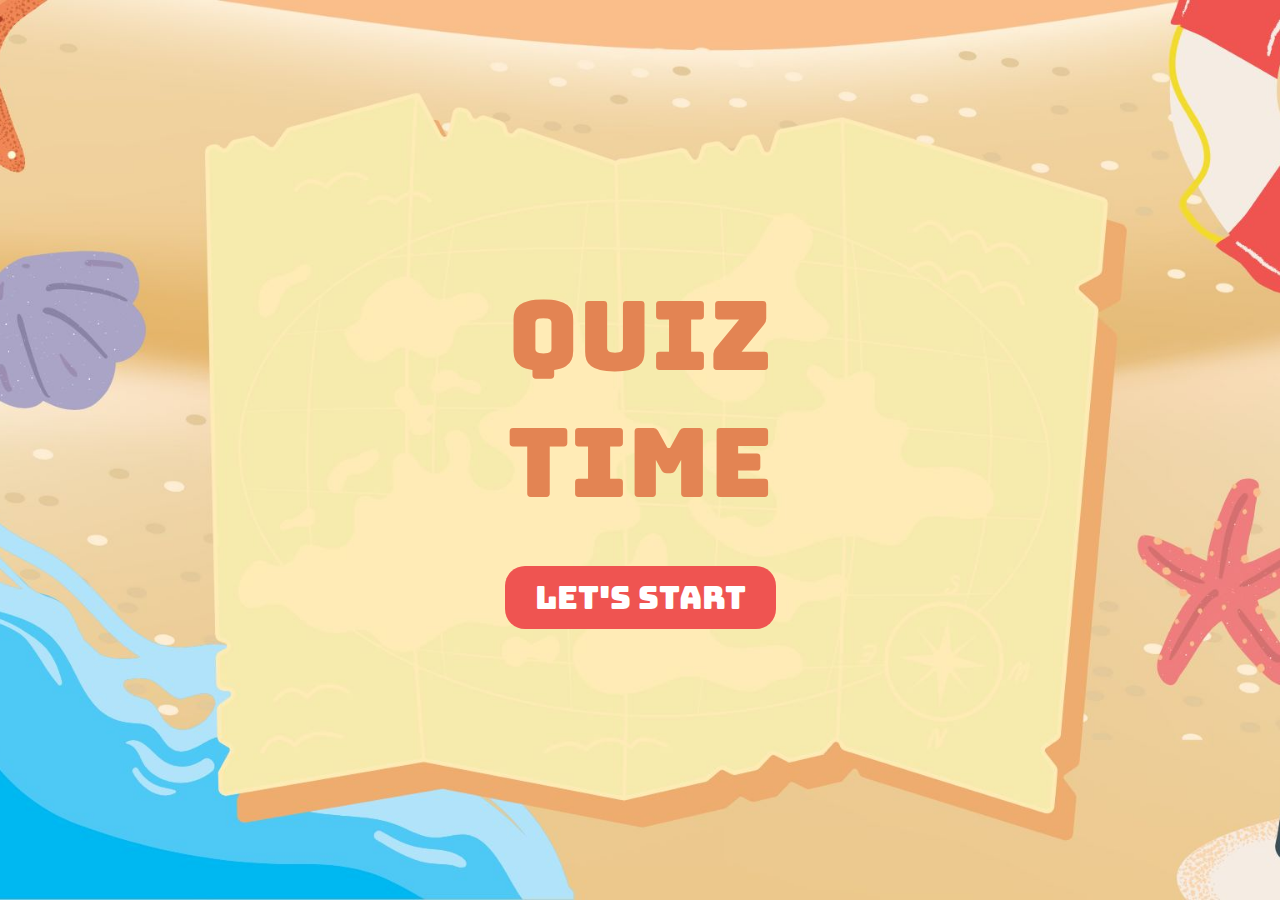
<file: index.html>
<!DOCTYPE html>
<html lang="en">
<head>
    <meta charset="UTF-8">
    <meta name="viewport" content="width=device-width, initial-scale=1.0">
    <title>Are you Smaerter than a 5th grader</title>
    <link rel="stylesheet" href="./index.css">
    <link rel="preconnect" href="https://fonts.googleapis.com">
    <link rel="preconnect" href="https://fonts.gstatic.com" crossorigin>
    <link href="https://fonts.googleapis.com/css2?family=Bungee&display=swap" rel="stylesheet">
</head>
<body>
    <div class="bg">
        <div class="content">
            <div class="greet"> QUIZ <br> TIME</div>
            <a class="startbtn" href="./rules.html">LET'S START</a>
        </div>
    </div>
</body>
</html>
</file>
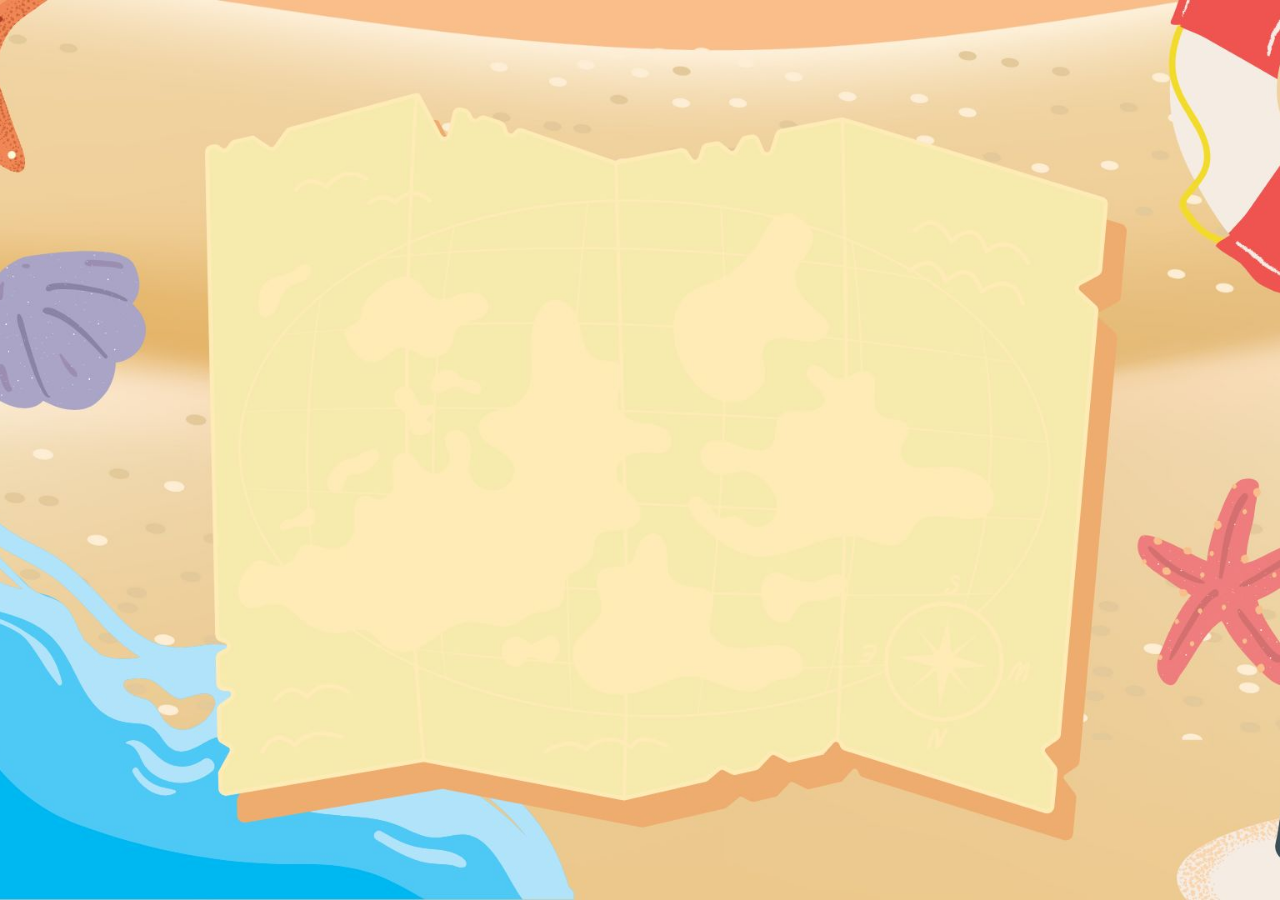
<file: ques1.html>
<!DOCTYPE html>
<html lang="en">
<head>
    <meta charset="UTF-8">
    <meta name="viewport" content="width=device-width, initial-scale=1.0">
    <title>Document</title>
    <link rel="stylesheet" href="./index.css">
    <link rel="preconnect" href="https://fonts.googleapis.com">
    <link rel="preconnect" href="https://fonts.gstatic.com" crossorigin>
    <link href="https://fonts.googleapis.com/css2?family=Bungee&display=swap" rel="stylesheet">
</head>
<body>
    <div class="bg">
        <div class="content">
            
        </div>
    </div>
    
</body>
</html>
</file>
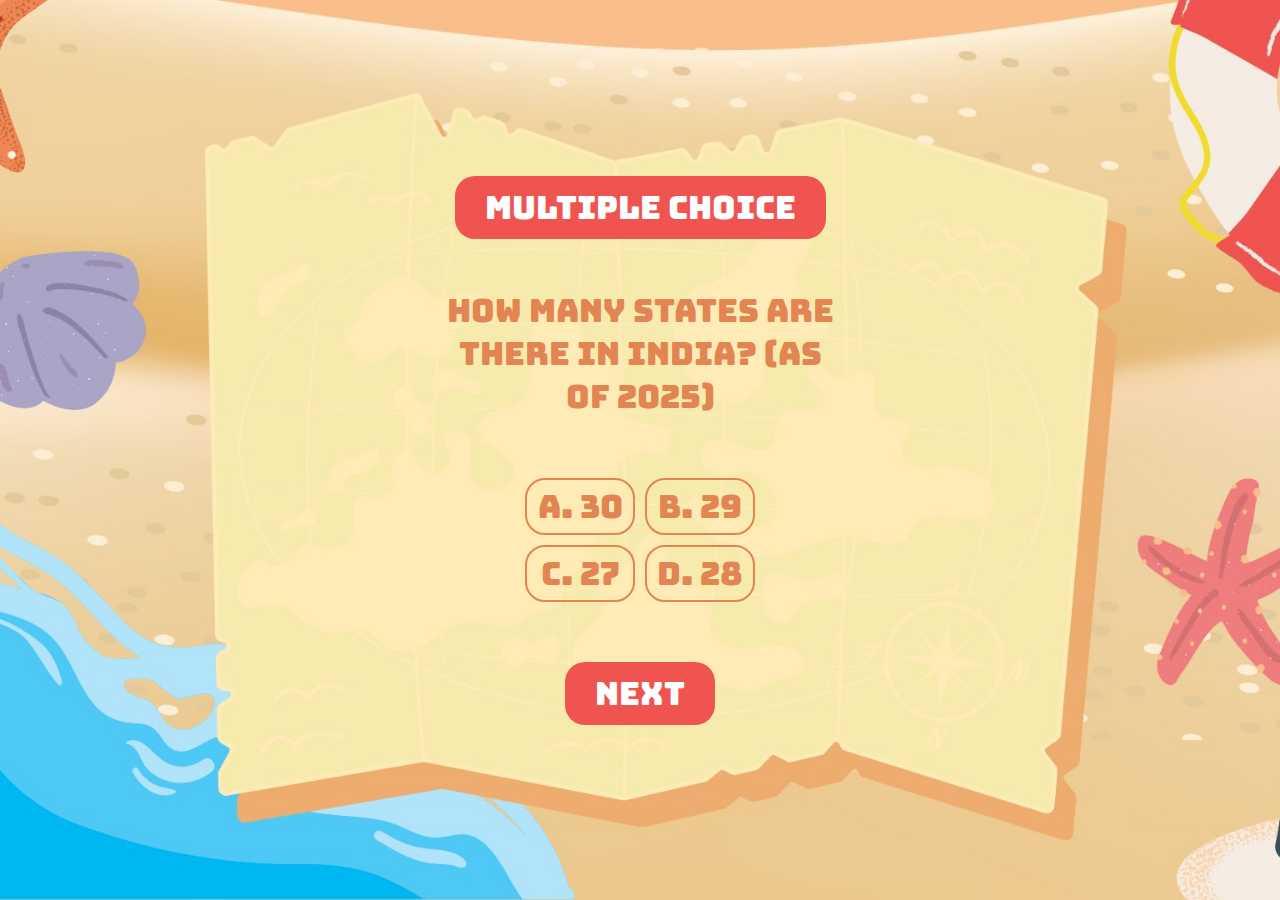
<file: ques10.html>
<!DOCTYPE html>
<html lang="en">
<head>
    <meta charset="UTF-8">
    <meta name="viewport" content="width=device-width, initial-scale=1.0">
    <title>Questions</title>
    <link rel="stylesheet" href="./index.css">
    <link rel="preconnect" href="https://fonts.googleapis.com">
    <link rel="preconnect" href="https://fonts.gstatic.com" crossorigin>
    <link href="https://fonts.googleapis.com/css2?family=Bungee&display=swap" rel="stylesheet">
    <link rel="stylesheet" href="./index.css">
</head>
<body>
    <div class="bg">
        <!-- <div class="points">Points: </div> -->
        <div class="content">
            <div class="qtype">Multiple Choice</div>
            <div class="ques">How many states are there in India? (As of 2025)</div>
            <div class="options">
                <div class="opt">a. 30</div>
                <div class="opt">b. 29</div>
                <div class="opt">c. 27</div>
                <div class="opt correct">d. 28</div>
            </div>
            <a class="startbtn" href="./score.html">NEXT</a>
        </div>
    </div>
    

    <script src="./script.js"></script>
</body>
</html>
</file>
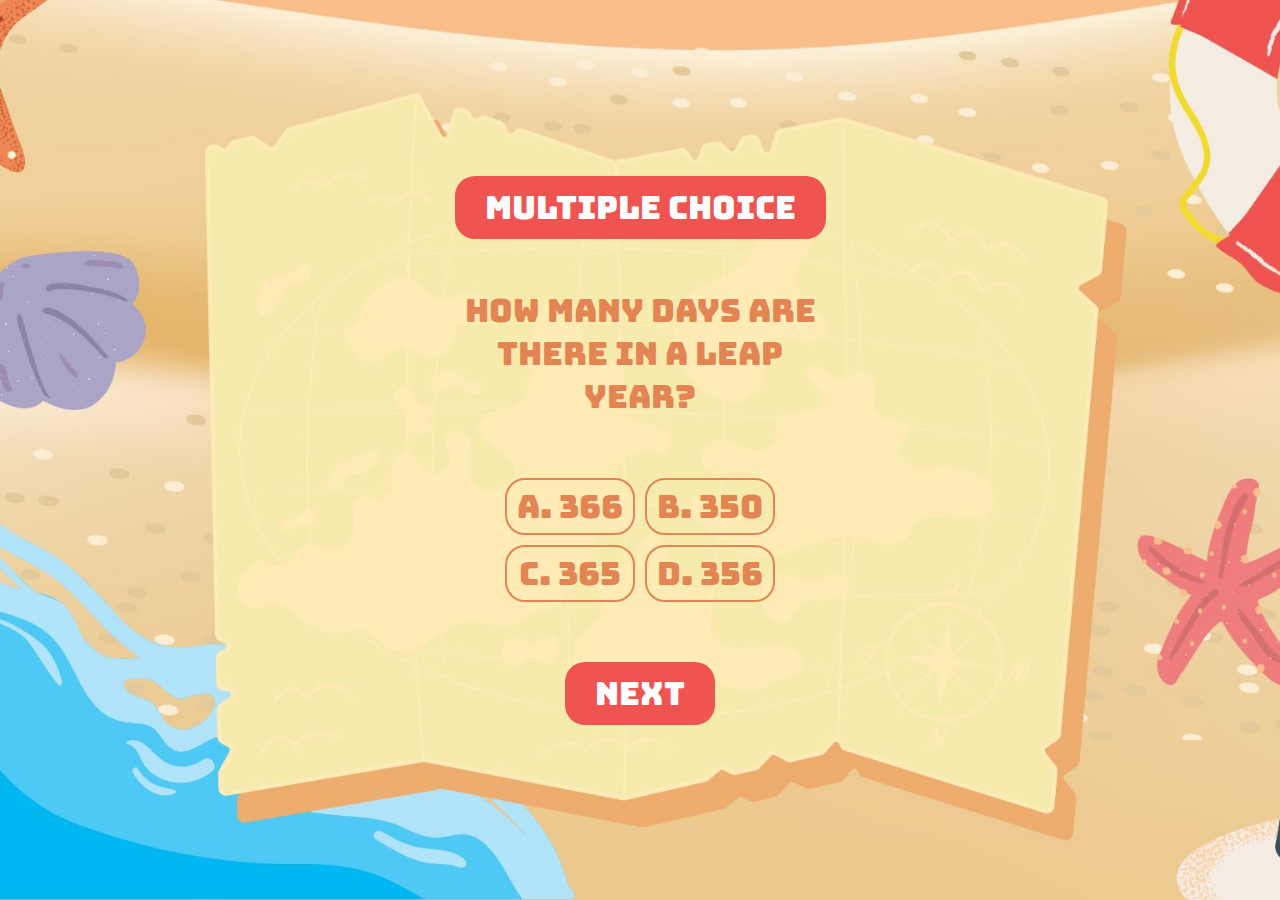
<file: ques2.html>
<!DOCTYPE html>
<html lang="en">
<head>
    <meta charset="UTF-8">
    <meta name="viewport" content="width=device-width, initial-scale=1.0">
    <title>Document</title>
    <link rel="stylesheet" href="./index.css">
    <link rel="preconnect" href="https://fonts.googleapis.com">
    <link rel="preconnect" href="https://fonts.gstatic.com" crossorigin>
    <link href="https://fonts.googleapis.com/css2?family=Bungee&display=swap" rel="stylesheet">
    <link rel="stylesheet" href="./index.css">
</head>
<body>
    <div class="bg">
        <!-- <div class="points">Points: </div> -->
        <div class="content">
            <div class="qtype">Multiple Choice</div>
            <div class="ques">How many days are there in a leap year?</div>
            <div class="options">
                <div class="opt correct">a. 366</div>
                <div class="opt">b. 350</div>
                <div class="opt">c. 365</div>
                <div class="opt">d. 356</div>
            </div>
            <a class="startbtn" href="./ques3.html">NEXT</a>
        </div>
    </div>
  

    <script src="./script.js"></script>
        <!-- <script>
        let score=document.body.querySelector(".points")
        score.insertAdjacentHTML("beforeend",`${points}`)

        if(opt.classList.contains('selected')==opt.classList.contains('correct')){
            points=points+20
        }

    </script> -->
</body>
</html>
</file>
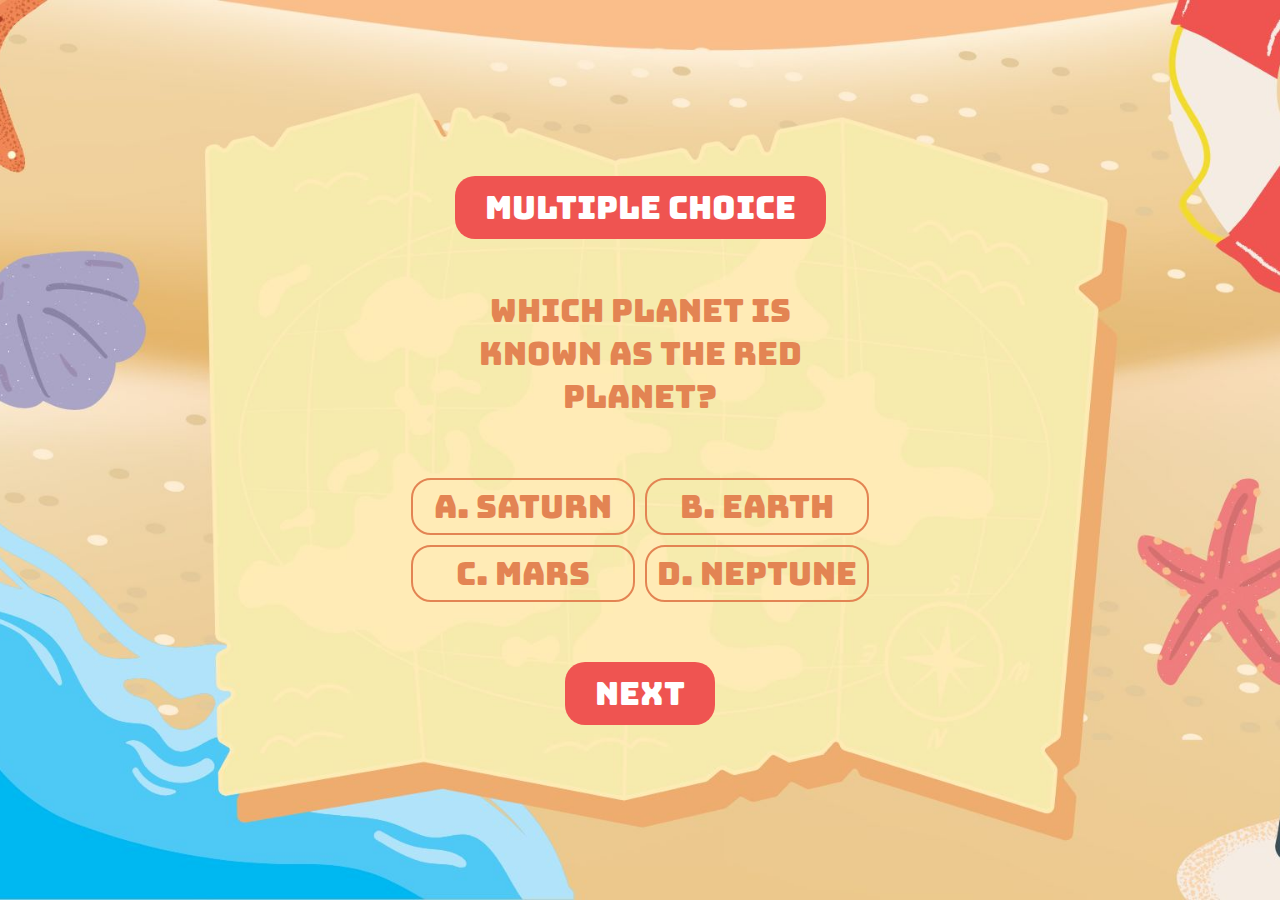
<file: ques3.html>
<!DOCTYPE html>
<html lang="en">
<head>
    <meta charset="UTF-8">
    <meta name="viewport" content="width=device-width, initial-scale=1.0">
    <title>Document</title>
    <link rel="stylesheet" href="./index.css">
    <link rel="preconnect" href="https://fonts.googleapis.com">
    <link rel="preconnect" href="https://fonts.gstatic.com" crossorigin>
    <link href="https://fonts.googleapis.com/css2?family=Bungee&display=swap" rel="stylesheet">
    <link rel="stylesheet" href="./index.css">
</head>
<body>
    <div class="bg">
        <!-- <div class="points">Points: </div> -->
        <div class="content">
            <div class="qtype">Multiple Choice</div>
            <div class="ques">Which planet is known as the Red Planet?</div>
            <div class="options">
                <div class="opt">a. Saturn</div>
                <div class="opt">b. Earth</div>
                <div class="opt correct">c. Mars</div>
                <div class="opt">d. Neptune</div>
            </div>
            <a class="startbtn" href="./ques4.html">NEXT</a>
        </div>
    </div>
    

    <script src="./script.js"></script>
</body>
</html>
</file>
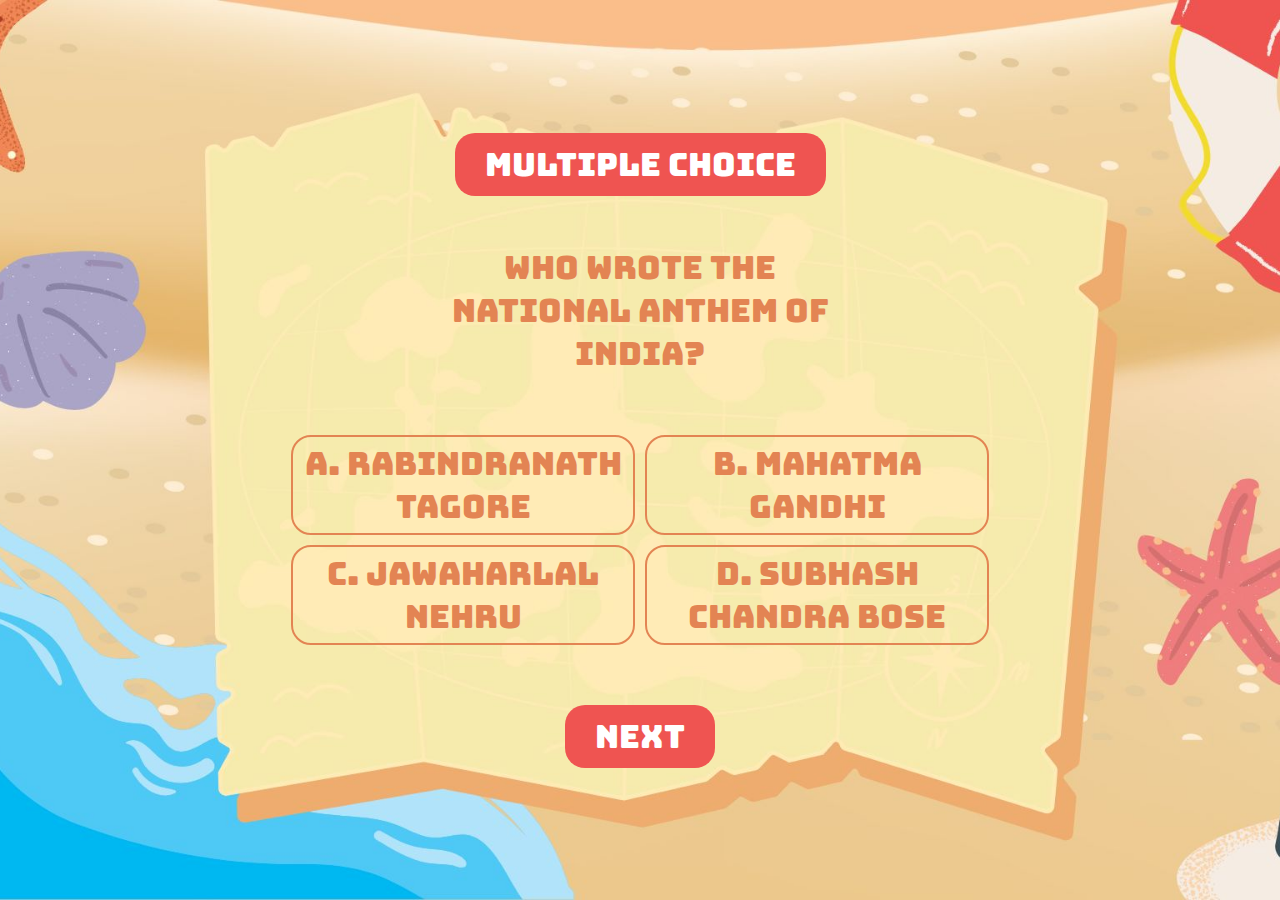
<file: ques4.html>
<!DOCTYPE html>
<html lang="en">
<head>
    <meta charset="UTF-8">
    <meta name="viewport" content="width=device-width, initial-scale=1.0">
    <title>Questions</title>
    <link rel="stylesheet" href="./index.css">
    <link rel="preconnect" href="https://fonts.googleapis.com">
    <link rel="preconnect" href="https://fonts.gstatic.com" crossorigin>
    <link href="https://fonts.googleapis.com/css2?family=Bungee&display=swap" rel="stylesheet">
    <link rel="stylesheet" href="./index.css">
</head>
<body>
    <div class="bg">
        <!-- <div class="points">Points: </div> -->
        <div class="content">
            <div class="qtype">Multiple Choice</div>
            <div class="ques">Who wrote the national anthem of India?</div>
            <div class="options">
                <div class="opt correct">a. Rabindranath Tagore</div>
                <div class="opt">b. Mahatma Gandhi</div>
                <div class="opt">c. Jawaharlal Nehru</div>
                <div class="opt">d. Subhash Chandra Bose</div>
            </div>
            <a class="startbtn" href="./ques5.html">NEXT</a>
        </div>
    </div>
    

    <script src="./script.js"></script>
</body>
</html>
</file>
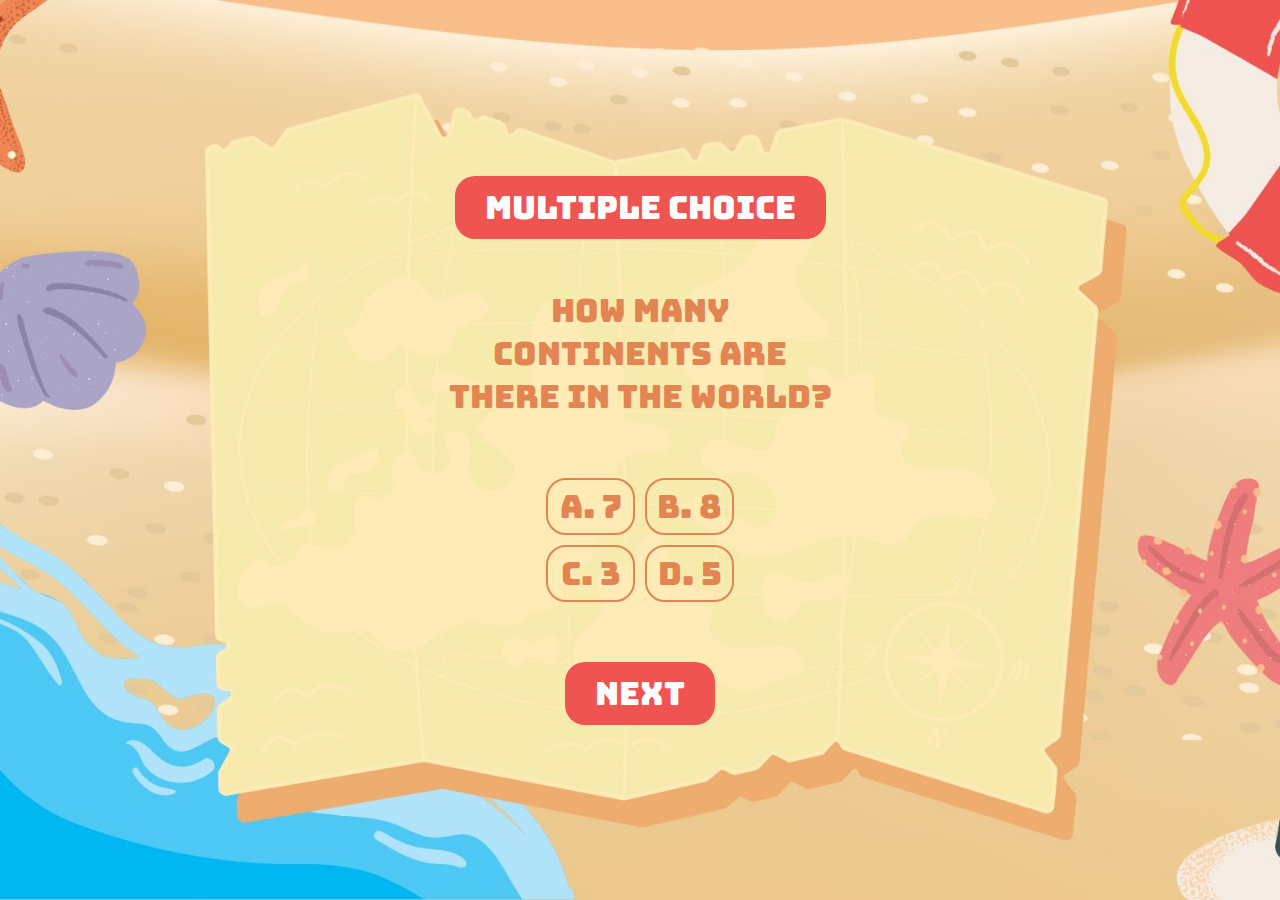
<file: ques5.html>
<!DOCTYPE html>
<html lang="en">
<head>
    <meta charset="UTF-8">
    <meta name="viewport" content="width=device-width, initial-scale=1.0">
    <title>Document</title>
    <link rel="stylesheet" href="./index.css">
    <link rel="preconnect" href="https://fonts.googleapis.com">
    <link rel="preconnect" href="https://fonts.gstatic.com" crossorigin>
    <link href="https://fonts.googleapis.com/css2?family=Bungee&display=swap" rel="stylesheet">
    <link rel="stylesheet" href="./index.css">
</head>
<body>
    <div class="bg">
        <!-- <div class="points">Points: </div> -->
        <div class="content">
            <div class="qtype">Multiple Choice</div>
            <div class="ques">How many continents are there in the world?</div>
            <div class="options">
                <div class="opt correct">a. 7</div>
                <div class="opt">b. 8</div>
                <div class="opt">c. 3</div>
                <div class="opt">d. 5</div>
            </div>
            <a class="startbtn" href="./ques6.html">NEXT</a>
        </div>
    </div>
    

    <script src="./script.js"></script>
</body>
</html>
</file>
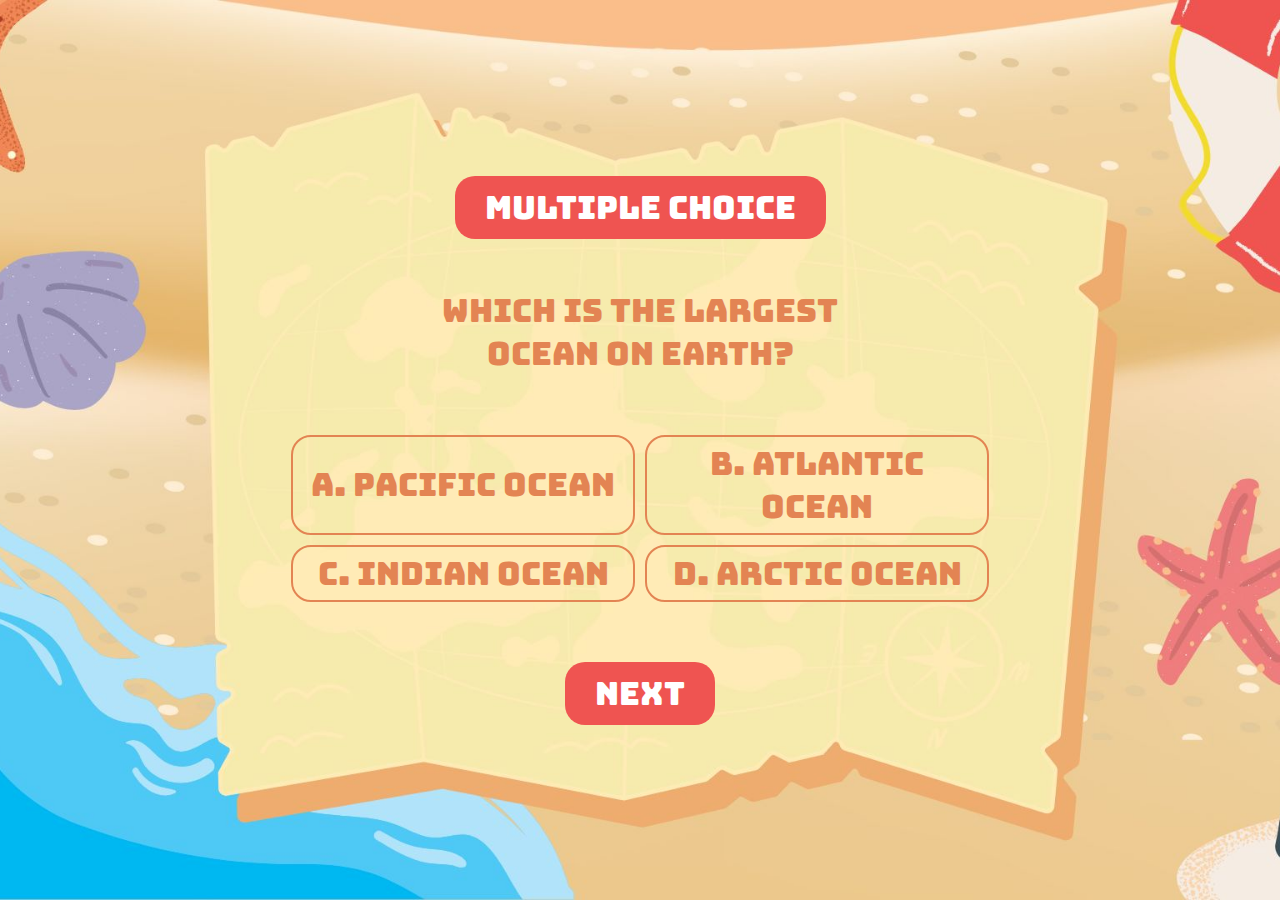
<file: ques6.html>
<!DOCTYPE html>
<html lang="en">
<head>
    <meta charset="UTF-8">
    <meta name="viewport" content="width=device-width, initial-scale=1.0">
    <title>Questions</title>
    <link rel="stylesheet" href="./index.css">
    <link rel="preconnect" href="https://fonts.googleapis.com">
    <link rel="preconnect" href="https://fonts.gstatic.com" crossorigin>
    <link href="https://fonts.googleapis.com/css2?family=Bungee&display=swap" rel="stylesheet">
    <link rel="stylesheet" href="./index.css">
</head>
<body>
    <div class="bg">
        <!-- <div class="points">Points: </div> -->
        <div class="content">
            <div class="qtype">Multiple Choice</div>
            <div class="ques">Which is the largest ocean on Earth?</div>
            <div class="options">
                <div class="opt correct">a. Pacific Ocean</div>
                <div class="opt">b. Atlantic Ocean</div>
                <div class="opt">c. Indian Ocean</div>
                <div class="opt">d. Arctic Ocean</div>
            </div>
            <a class="startbtn" href="./ques7.html">NEXT</a>
        </div>
    </div>
    

    <script src="./script.js"></script>
</body>
</html>
</file>
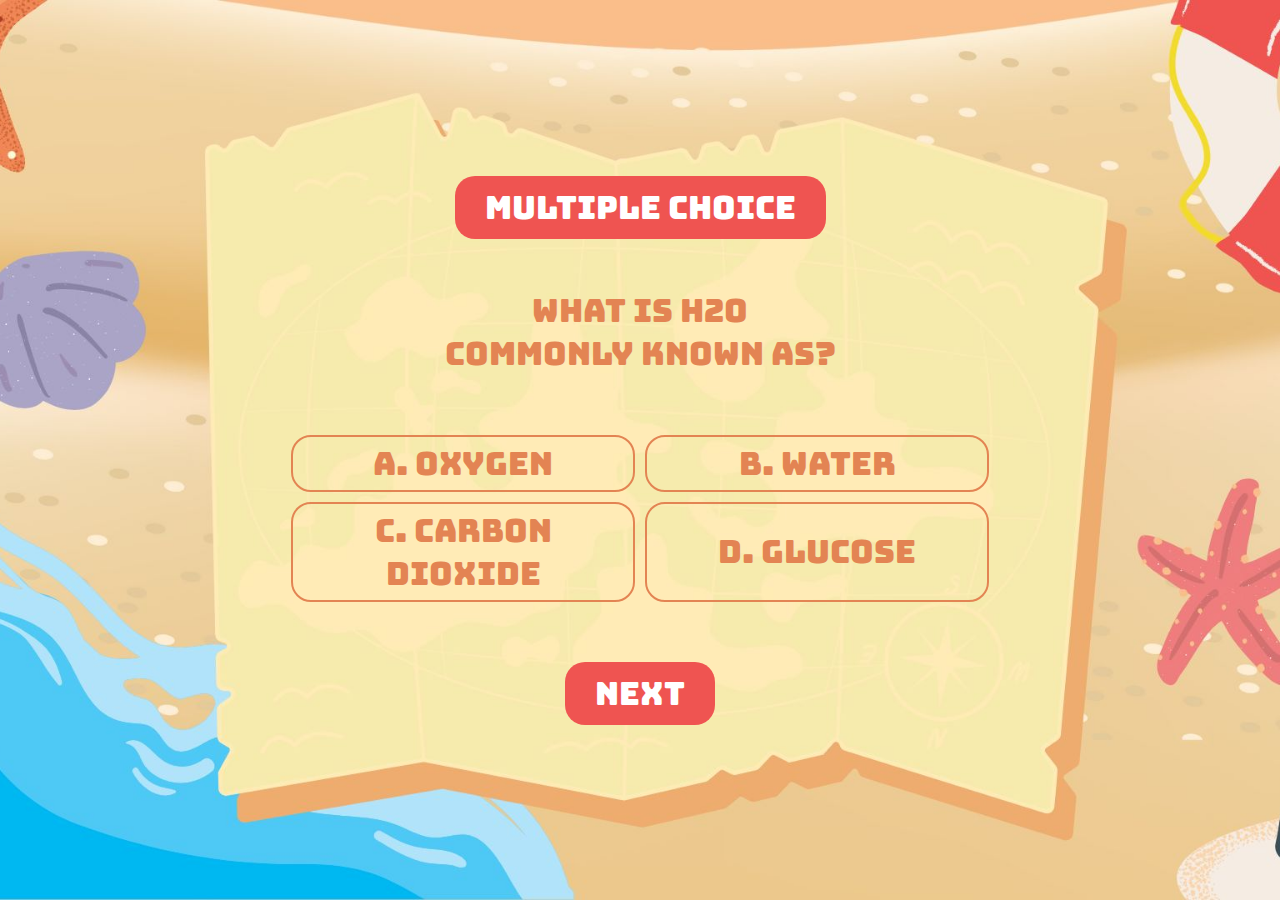
<file: ques7.html>
<!DOCTYPE html>
<html lang="en">
<head>
    <meta charset="UTF-8">
    <meta name="viewport" content="width=device-width, initial-scale=1.0">
    <title>Document</title>
    <link rel="stylesheet" href="./index.css">
    <link rel="preconnect" href="https://fonts.googleapis.com">
    <link rel="preconnect" href="https://fonts.gstatic.com" crossorigin>
    <link href="https://fonts.googleapis.com/css2?family=Bungee&display=swap" rel="stylesheet">
    <link rel="stylesheet" href="./index.css">
</head>
<body>
    <div class="bg">
        <!-- <div class="points">Points: </div> -->
        <div class="content">
            <div class="qtype">Multiple Choice</div>
            <div class="ques">What is H2O commonly known as?</div>
            <div class="options">
                <div class="opt">a. oxygen</div>
                <div class="opt correct">b. water</div>
                <div class="opt">c. carbon dioxide</div>
                <div class="opt">d. glucose</div>
            </div>
            <a class="startbtn" href="./ques8.html">NEXT</a>
        </div>
    </div>
    

    <script src="./script.js"></script>
</body>
</html>
</file>
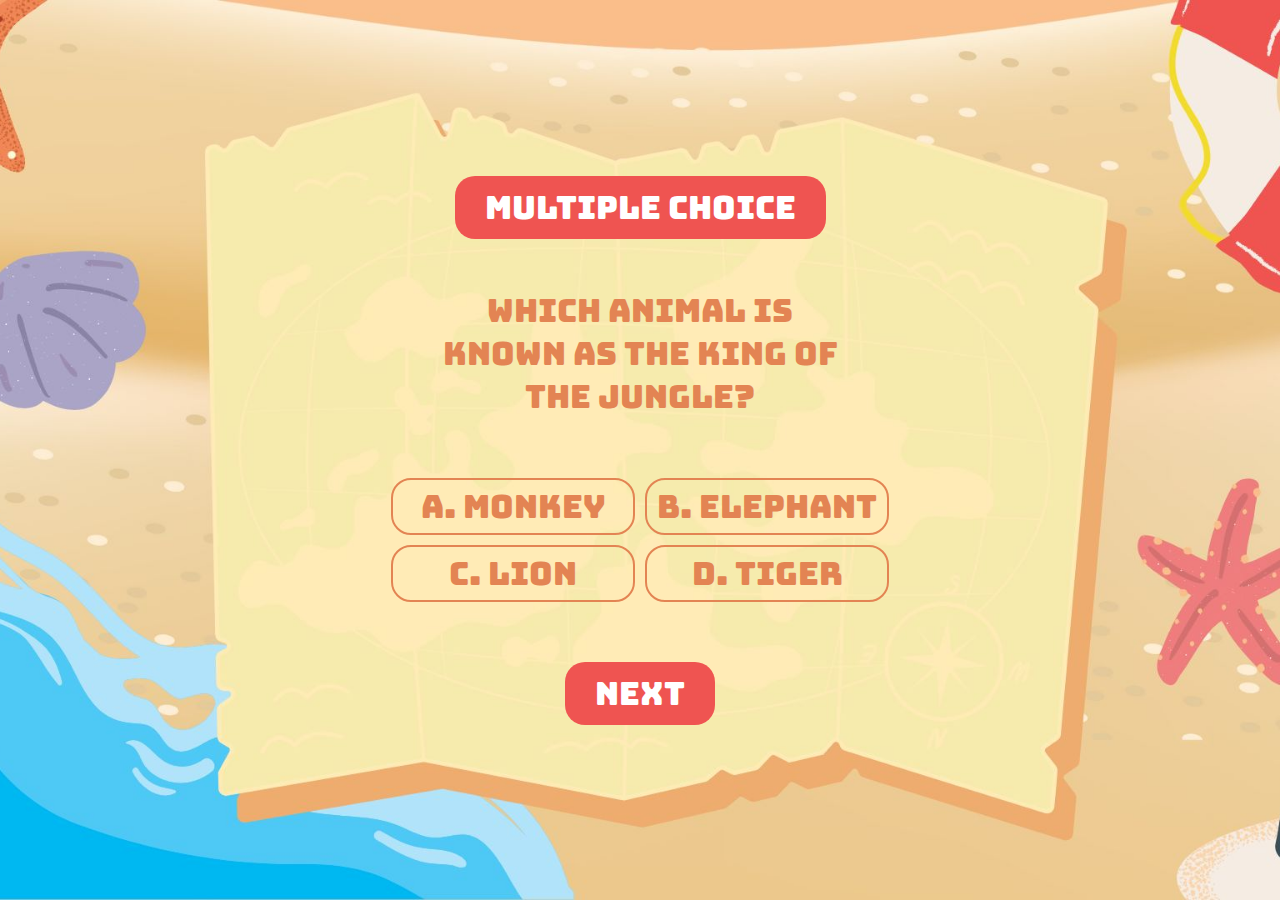
<file: ques8.html>
<!DOCTYPE html>
<html lang="en">
<head>
    <meta charset="UTF-8">
    <meta name="viewport" content="width=device-width, initial-scale=1.0">
    <title>Questions</title>
    <link rel="stylesheet" href="./index.css">
    <link rel="preconnect" href="https://fonts.googleapis.com">
    <link rel="preconnect" href="https://fonts.gstatic.com" crossorigin>
    <link href="https://fonts.googleapis.com/css2?family=Bungee&display=swap" rel="stylesheet">
    <link rel="stylesheet" href="./index.css">
</head>
<body>
    <div class="bg">
        <!-- <div class="points">Points: </div> -->
        <div class="content">
            <div class="qtype">Multiple Choice</div>
            <div class="ques">Which animal is known as the King of the Jungle?</div>
            <div class="options">
                <div class="opt">a. Monkey</div>
                <div class="opt">b. Elephant</div>
                <div class="opt correct">c. Lion</div>
                <div class="opt">d. Tiger</div>
            </div>
            <a class="startbtn" href="./ques9.html">NEXT</a>
        </div>
    </div>
    

    <script src="./script.js"></script>
</body>
</html>
</file>
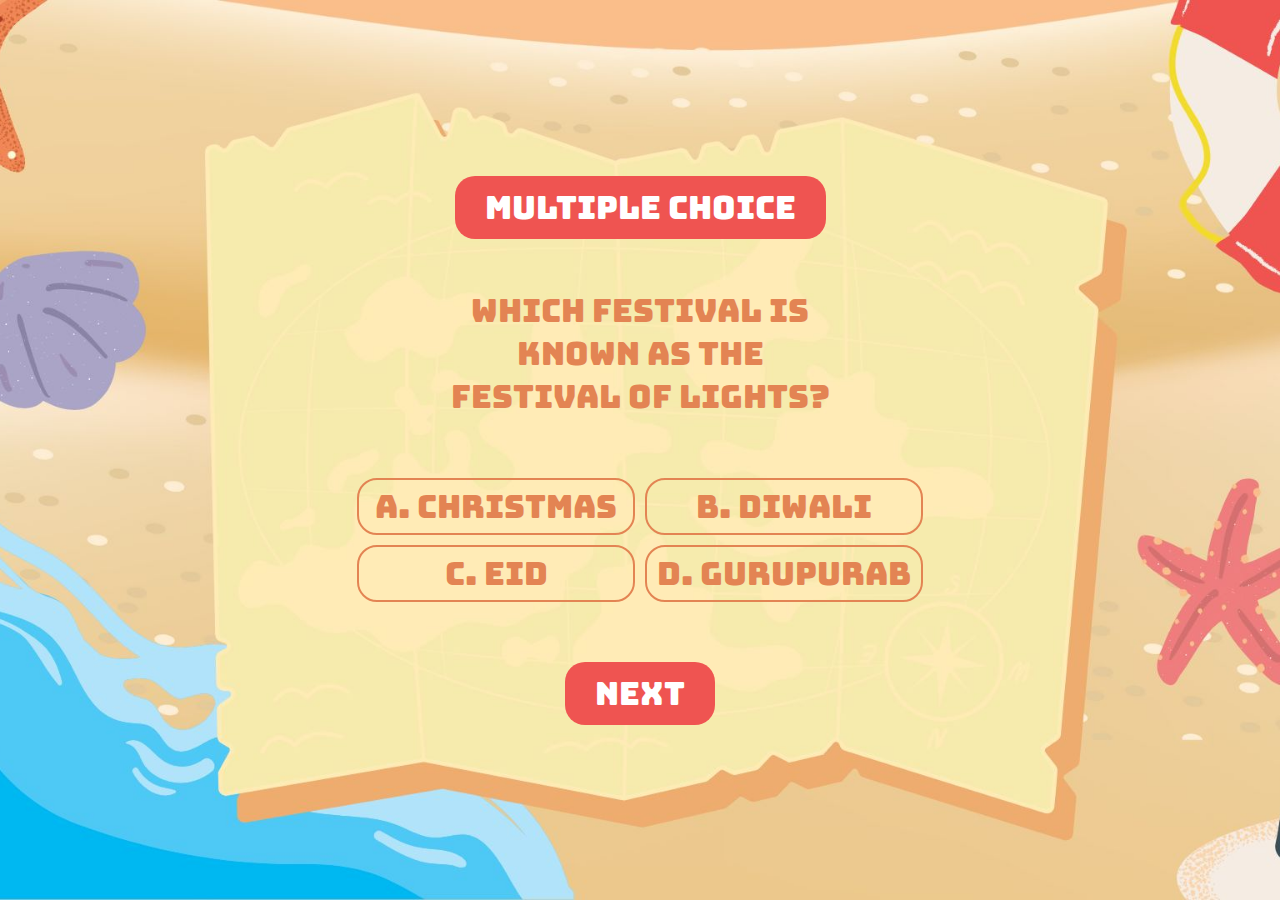
<file: ques9.html>
<!DOCTYPE html>
<html lang="en">
<head>
    <meta charset="UTF-8">
    <meta name="viewport" content="width=device-width, initial-scale=1.0">
    <title>Document</title>
    <link rel="stylesheet" href="./index.css">
    <link rel="preconnect" href="https://fonts.googleapis.com">
    <link rel="preconnect" href="https://fonts.gstatic.com" crossorigin>
    <link href="https://fonts.googleapis.com/css2?family=Bungee&display=swap" rel="stylesheet">
    <link rel="stylesheet" href="./index.css">
</head>
<body>
    <div class="bg">
        <!-- <div class="points">Points: </div> -->
        <div class="content">
            <div class="qtype">Multiple Choice</div>
            <div class="ques">Which festival is known as the Festival of Lights?</div>
            <div class="options">
                <div class="opt">a. Christmas</div>
                <div class="opt correct">b. diwali</div>
                <div class="opt">c. eid</div>
                <div class="opt">d. gurupurab</div>
            </div>
            <a class="startbtn" href="./ques10.html">NEXT</a>
        </div>
    </div>
    

    <script src="./script.js"></script>
</body>
</html>
</file>
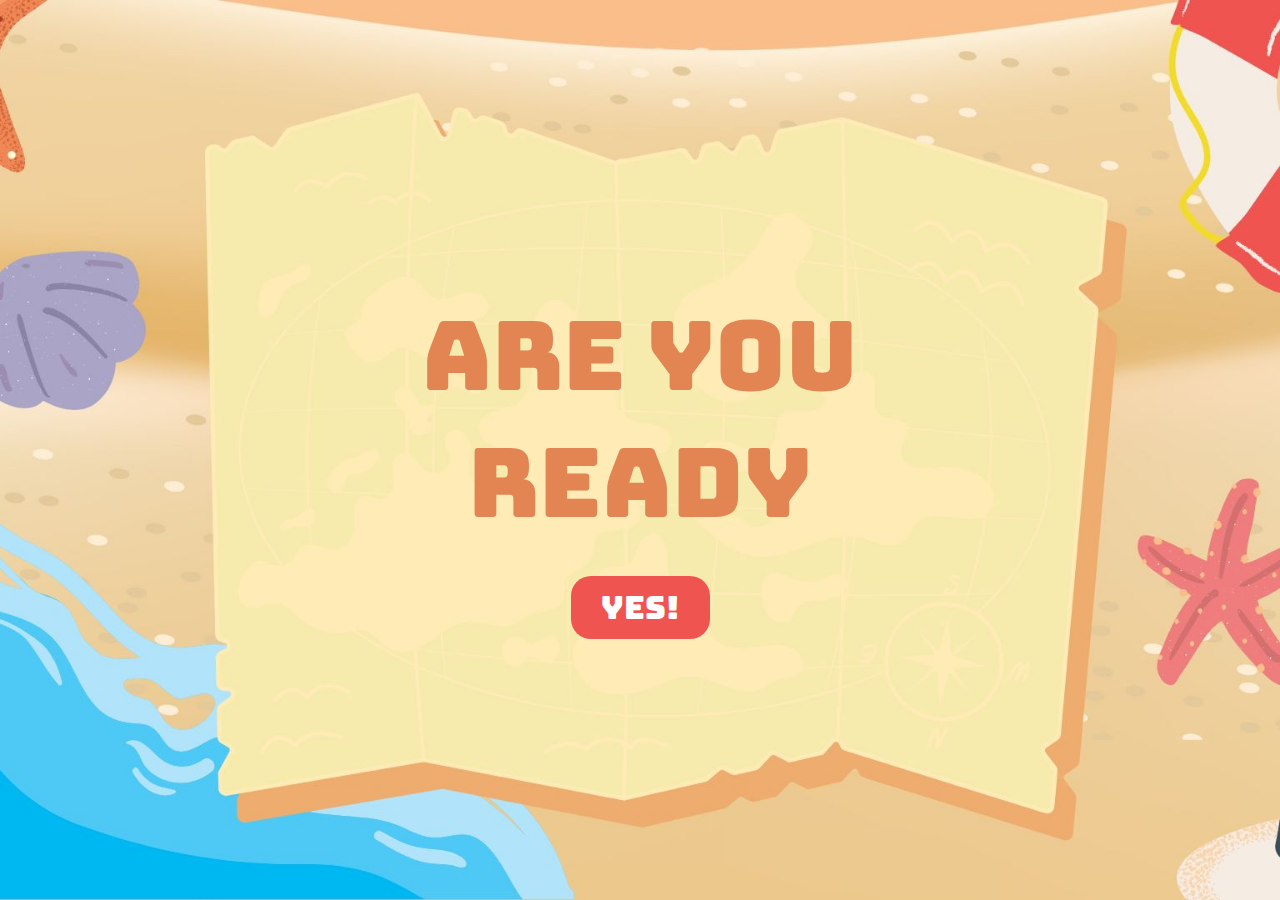
<file: ready.html>
<!DOCTYPE html>
<html lang="en">
<head>
    <meta charset="UTF-8">
    <meta name="viewport" content="width=device-width, initial-scale=1.0">
    <title>Are you ready</title>
    <link rel="stylesheet" href="./index.css">
    <link rel="preconnect" href="https://fonts.googleapis.com">
    <link rel="preconnect" href="https://fonts.gstatic.com" crossorigin>
    <link href="https://fonts.googleapis.com/css2?family=Bungee&display=swap" rel="stylesheet">
</head>
<body>
    <div class="bg">
        <div class="content">
            <div class="ready">ARE YOU <br> READY</div>
            <a class="startbtn" href="./ques1.html">YES!</a>
        </div>
    </div>
    
</body>
</html>
</file>
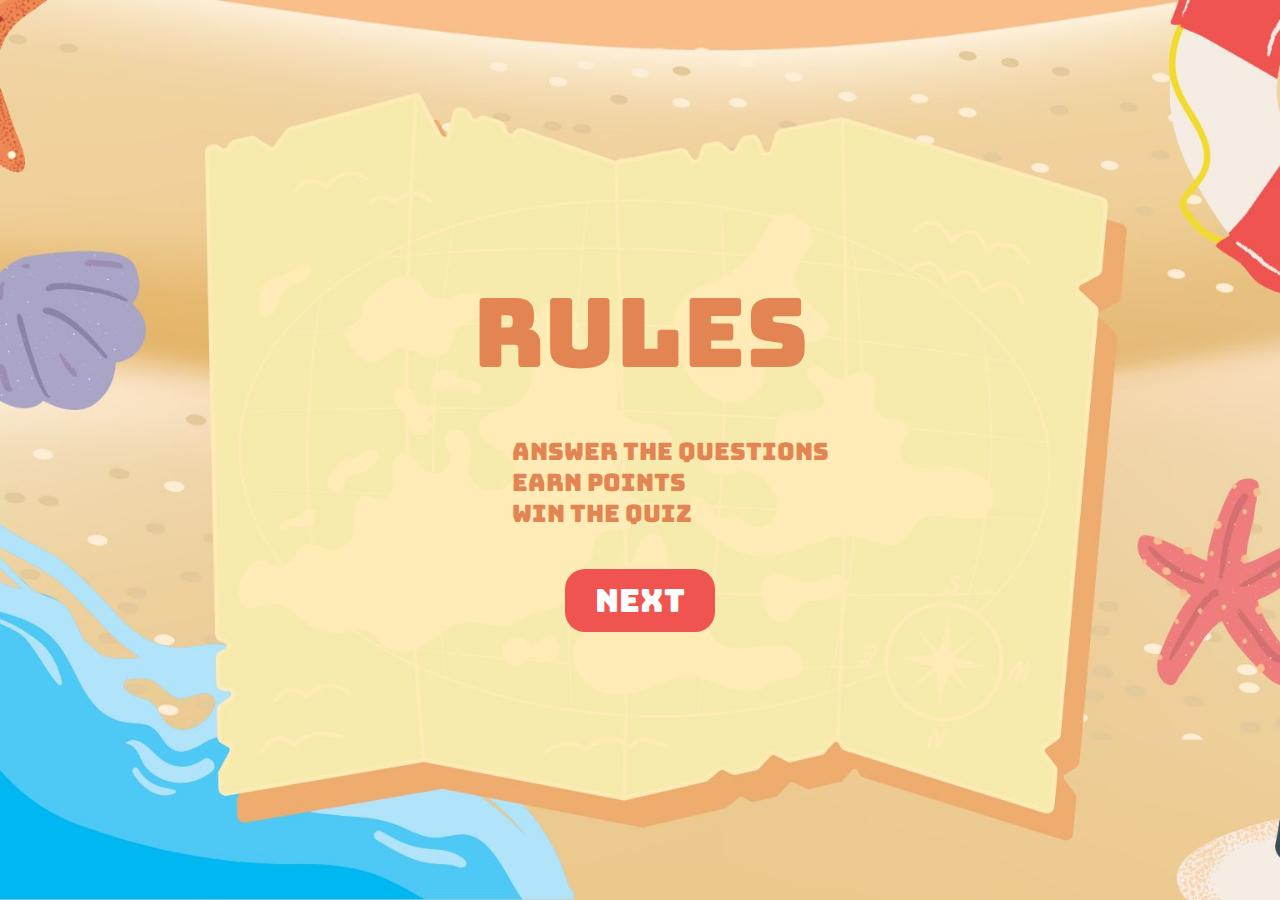
<file: rules.html>
<!DOCTYPE html>
<html lang="en">
<head>
    <meta charset="UTF-8">
    <meta name="viewport" content="width=device-width, initial-scale=1.0">
    <title>Document</title>
    <link rel="stylesheet" href="./index.css">
    <link rel="preconnect" href="https://fonts.googleapis.com">
    <link rel="preconnect" href="https://fonts.gstatic.com" crossorigin>
    <link href="https://fonts.googleapis.com/css2?family=Bungee&display=swap" rel="stylesheet">
</head>
<body>
    <div class="bg">
        <div class="content">
            <div class="rules">RULES</div>
            <ul class="ruleslist">
                <li >ANSWER THE QUESTIONS</li>
                <li >EARN POINTS</li>
                <li >WIN THE QUIZ</li>
                
            </ul>
            <a class="startbtn" href="./ready.html">NEXT</a>
        </div>
    </div>
    
</body>
</html>
</file>
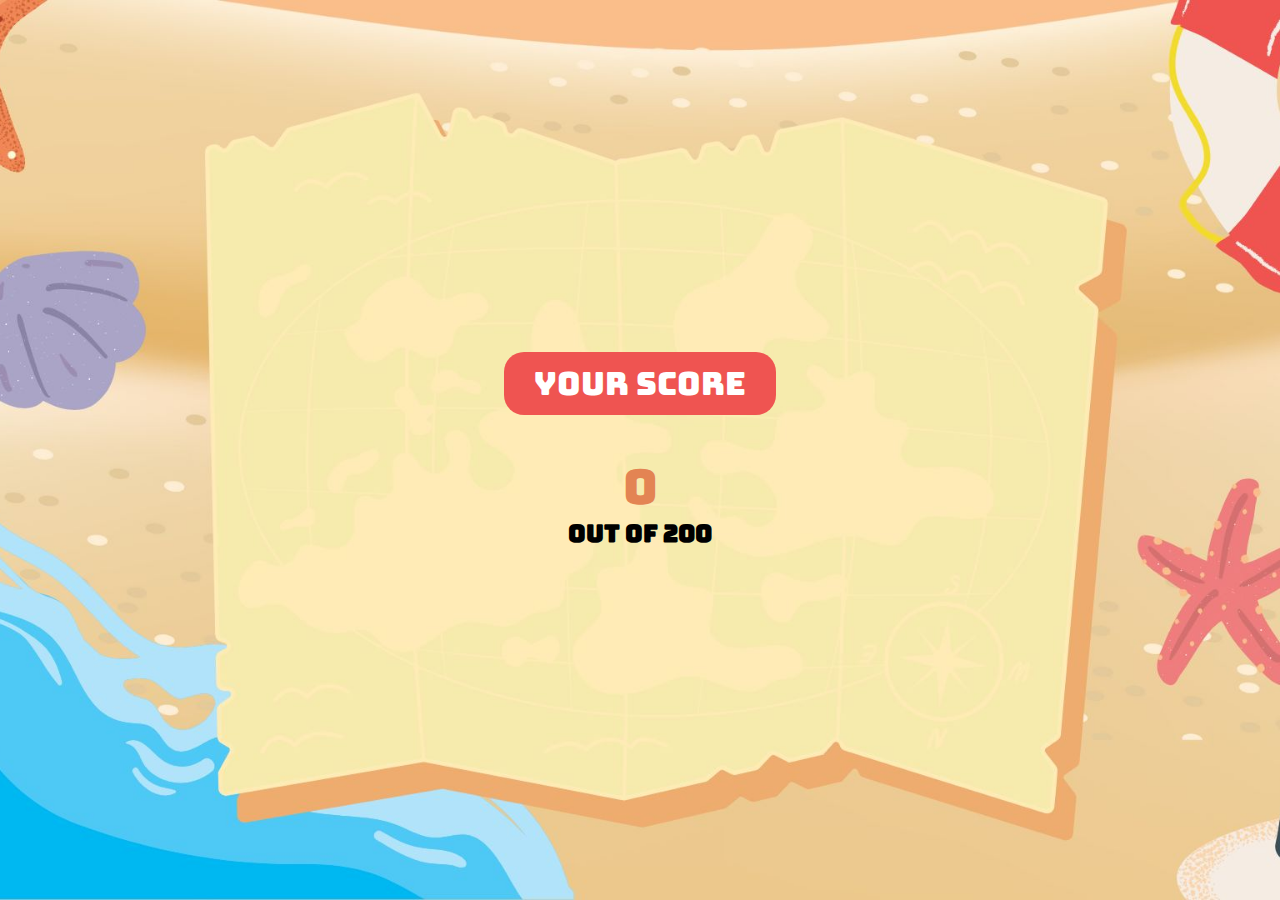
<file: score.html>
<!DOCTYPE html>
<html lang="en">
<head>
    <meta charset="UTF-8">
    <meta name="viewport" content="width=device-width, initial-scale=1.0">
    <title>Your Score</title>
    <link rel="stylesheet" href="./index.css">
    <link rel="preconnect" href="https://fonts.googleapis.com">
    <link rel="preconnect" href="https://fonts.gstatic.com" crossorigin>
    <link href="https://fonts.googleapis.com/css2?family=Bungee&display=swap" rel="stylesheet">
    <link rel="stylesheet" href="./index.css">
</head>
<body>
    <div class="bg">
        <div class="content">
            <div class="qtype">your score</div>
            <span>
                <div class="score">/200</div>
                <h2>
                    out of 200
                </h2>
            </span>
           
            
            
        </div>
    </div>
    
    <script src="./script.js"></script>
</body>
</html>
</file>
<file: index.css>
*{
    padding: 0;
    margin: 0;
    font-family: Bungee;
    overflow: hidden;
    user-select: none;
    
}
.bg{
    height: 100vh;
    width: 100vw;
    background-image: url('bg.jpg');
    background-position: center center;
    background-size: cover;
    display: flex;
    align-items: center;
    justify-content: center;
    
}
.content{
    display: flex;
    flex-direction: column;
    align-items: center;
    
}
.greet{
    text-align: center;
    font-family: Bungee;
    font-size: 6rem;
    padding-bottom: 40px;
    color: #e38453;
}
.startbtn{
    padding: 10px 30px;
    background-color: #ef5451;
    border-radius: 20px;
    font-size: xx-large;
    font-family: bungee;
    text-decoration: none;
    color: white;
   
}
.rules{
    text-align: center;
    font-family: Bungee;
    font-size: 6rem;
    color: #e38453;
    display: flex;
    align-items: center;
    justify-content: center;
    
    
}
.ruleslist{
    /* text-align: center; */
    font-family: Bungee;
    font-size: x-large;
    color: #e38453;
    padding: 40px 0 40px 60px;
}
.ready{
    text-align: center;
    font-family: Bungee;
    font-size: 6rem;
    color: #e38453;
    padding: 30px;
}

.qtype{
    background-color: #ef5451;
    border-radius: 20px;
    font-size: xx-large;
    font-family: bungee;
    color: white;
    padding: 10px 30px;



}
.points{
    width: 200px;
    height: 50px;
    color: white;
    background-color: #ef5451;
    position: absolute;
    top: 0;
    left: 0;
    border-radius: 20px;
    margin: 30px;
    display: flex;
    align-items: center;
    justify-content: center;
    font-size: x-large;
}

.ques{
    width: 400px;
    /* border: 1px solid black; */
    margin-top: 50px;
    margin-bottom: 50px;
    color: #e38453;
    font-size: xx-large;
    text-align: center;
}
.options{
    display: grid;
    grid-template-areas:
         "opt1 opt2"
         "opt3 opt4";
    grid-template-columns: 1fr 1fr;
    gap: 10px;
    padding: 10px;
    margin-bottom: 50px;
}

.opt{
    padding: 5px 10px;
    border: 2px solid #e38453;
    color: #e38453;
    font-size: xx-large;
    border-radius: 20px;
    text-align: center;
    min-width: 60px;
    max-width: 320px;
    display: flex;
    align-items: center;
    justify-content: center;
}
.opt:hover{
    background-color: #e38453;
    color: white;
}
.opt.selected {
  background-color: #e38453; /* Permanent blue on click */
  color: white;
}
.score{
     text-align: center;
    font-family: Bungee;
    font-size: 3rem;
    padding-top: 40px;
    color: #e38453;
}

/* @media screen and (max-width: 600px) {
    .ques{
        width: 400px;
    }
} */
</file>
